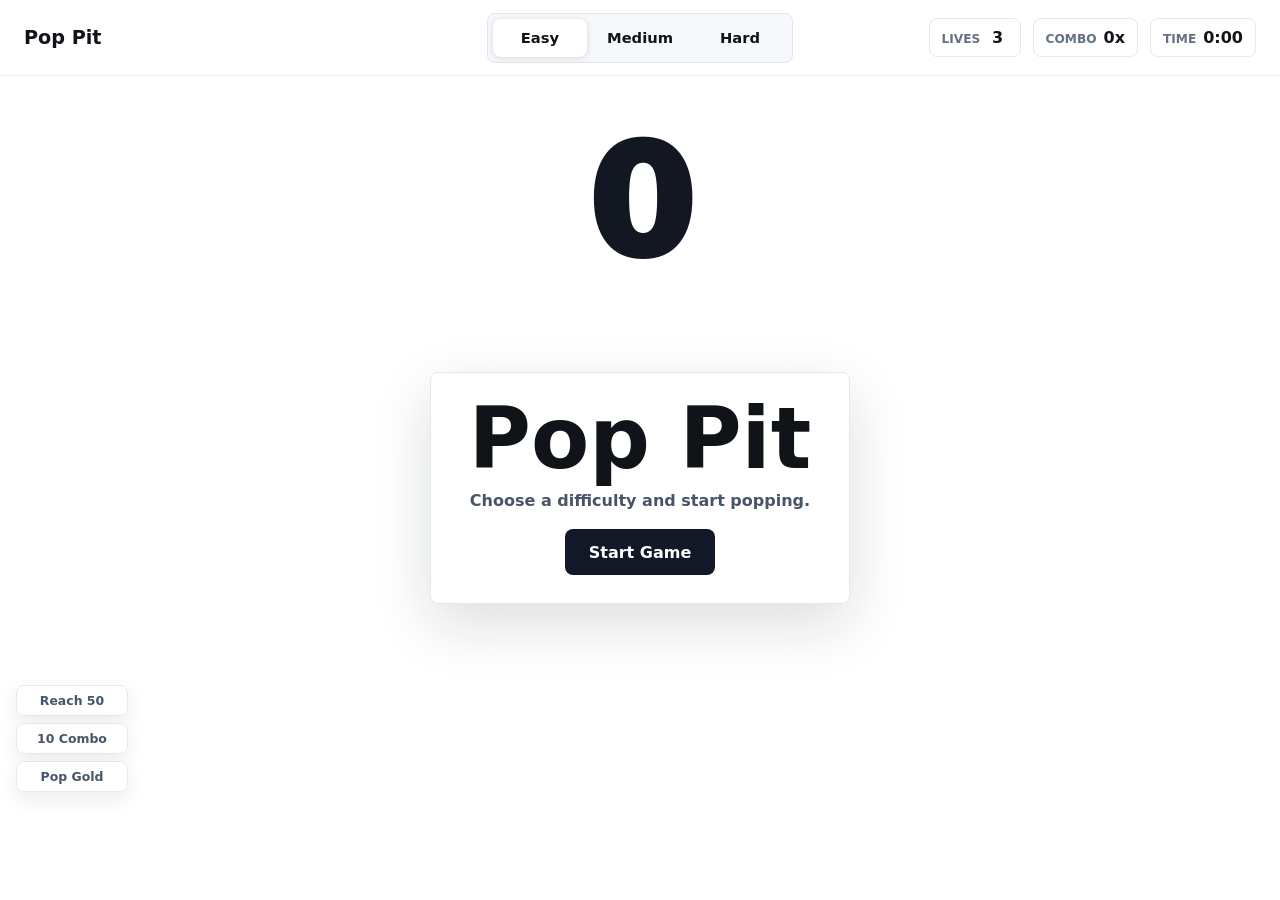
<file: index.html>
<!doctype html>
<html lang="en">
  <head>
    <meta charset="UTF-8" />
    <meta name="viewport" content="width=device-width, initial-scale=1.0" />
    <title>Pop Pit</title>
    <link rel="stylesheet" href="styles.css" />
  </head>
  <body>
    <main class="game-shell">
      <header class="hud" aria-label="Game status">
        <div class="brand">Pop Pit</div>
        <div class="center-hud">
          <div class="difficulty" aria-label="Difficulty">
            <button class="difficulty-button is-selected" type="button" data-difficulty="easy">Easy</button>
            <button class="difficulty-button" type="button" data-difficulty="medium">Medium</button>
            <button class="difficulty-button" type="button" data-difficulty="hard">Hard</button>
          </div>
        </div>
        <div class="stats">
          <span class="stat"><span class="stat-label">Lives</span><span id="livesValue">3</span></span>
          <span class="stat"><span class="stat-label">Combo</span><span id="comboValue">0x</span></span>
          <span class="stat"><span class="stat-label">Time</span><span id="timeValue">0:00</span></span>
        </div>
      </header>

      <section class="play-wrap" aria-label="Pop Pit play area">
        <canvas id="gameCanvas" aria-label="Shrinking circle game"></canvas>
        <div class="score-display" aria-label="Popped score">
          <span id="scoreValue">0</span>
        </div>
        <div class="goals" aria-label="Run goals">
          <div class="goal" id="goalScore">Reach 50</div>
          <div class="goal" id="goalCombo">10 Combo</div>
          <div class="goal" id="goalGold">Pop Gold</div>
        </div>
        <div class="freeze-timer" id="freezeTimer" aria-live="polite" aria-hidden="true">
          Freeze <span id="freezeTimeValue">5.0</span>s
        </div>
        <div class="overlay is-visible" id="startOverlay">
          <div class="overlay-panel">
            <h1>Pop Pit</h1>
            <p class="result-line" id="resultLine">Choose a difficulty and start popping.</p>
            <button class="primary-button" id="startButton" type="button">Start Game</button>
          </div>
        </div>
        <div class="countdown" id="countdown" aria-live="polite" aria-hidden="true">
          <span id="countdownValue">3</span>
        </div>
        <div class="streak-toast" id="streakToast" aria-live="polite" aria-hidden="true">
          <span id="streakValue">25 STREAK</span>
        </div>
      </section>
    </main>

    <script src="game.js"></script>
  </body>
</html>
</file>
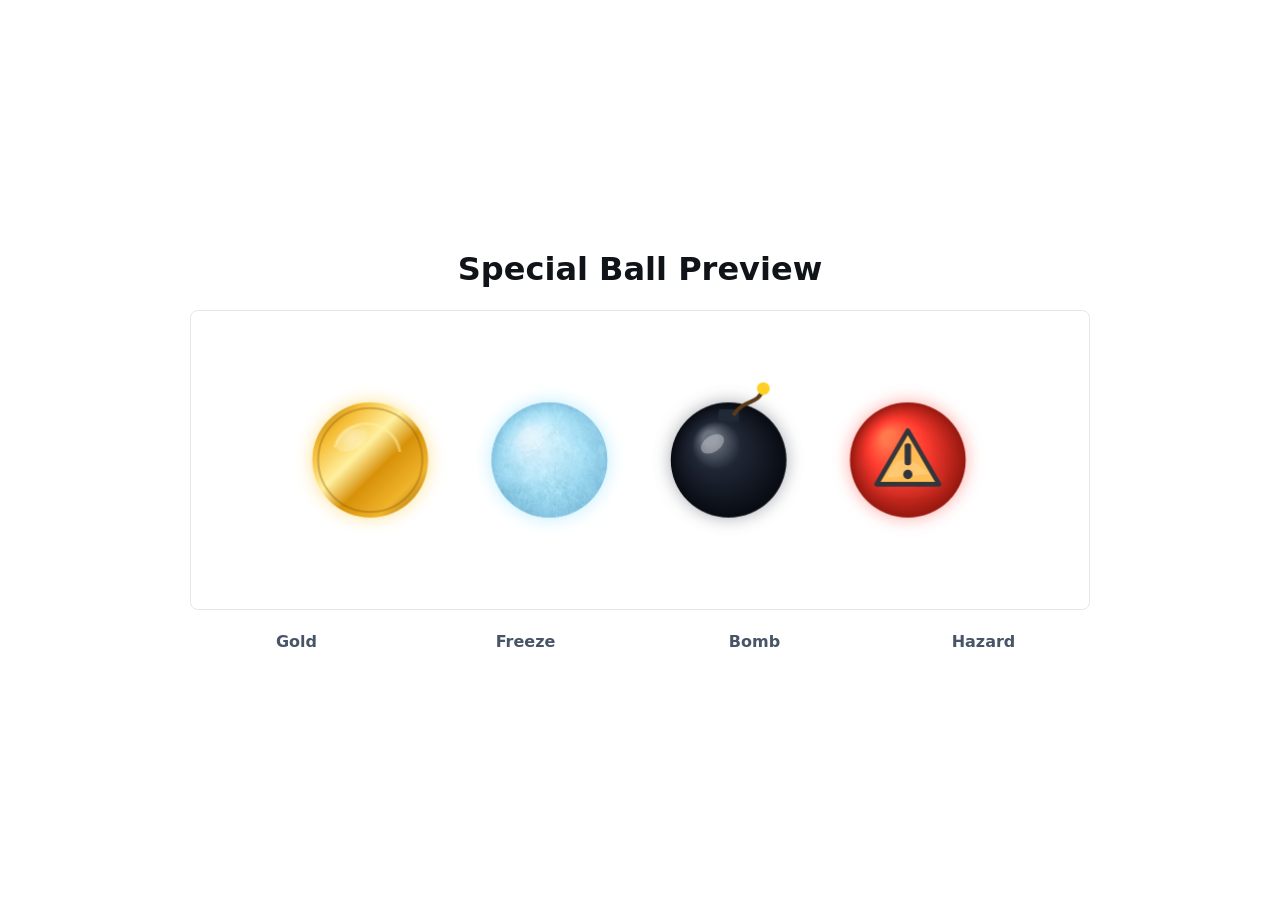
<file: special-balls-preview.html>
<!doctype html>
<html lang="en">
  <head>
    <meta charset="UTF-8" />
    <meta name="viewport" content="width=device-width, initial-scale=1.0" />
    <title>Special Ball Preview</title>
    <link rel="stylesheet" href="styles.css" />
    <style>
      body {
        display: grid;
        place-items: center;
        min-height: 100vh;
      }

      .preview-page {
        display: grid;
        gap: 22px;
        width: min(900px, calc(100vw - 40px));
      }

      .preview-title {
        margin: 0;
        font-size: 2rem;
        text-align: center;
      }

      #gameCanvas {
        width: 100%;
        height: 300px;
        border: 1px solid #e4e8ee;
        border-radius: 8px;
      }

      .preview-labels {
        display: grid;
        grid-template-columns: repeat(4, 1fr);
        gap: 16px;
        color: #485467;
        font-weight: 850;
        text-align: center;
      }

      .hidden-game-ui {
        display: none;
      }
    </style>
  </head>
  <body>
    <main class="preview-page">
      <h1 class="preview-title">Special Ball Preview</h1>
      <canvas id="gameCanvas" aria-label="Special ball preview"></canvas>
      <div class="preview-labels">
        <span>Gold</span>
        <span>Freeze</span>
        <span>Bomb</span>
        <span>Hazard</span>
      </div>
    </main>

    <div class="hidden-game-ui">
      <span id="timeValue">0:00</span>
      <span id="scoreValue">0</span>
      <span id="livesValue">3</span>
      <span id="comboValue">0x</span>
      <div id="startOverlay"></div>
      <div id="countdown"></div>
      <div id="countdownValue">3</div>
      <div class="score-display"></div>
      <div class="play-wrap"></div>
      <div id="streakToast"></div>
      <div id="streakValue"></div>
      <div id="goalScore"></div>
      <div id="goalCombo"></div>
      <div id="goalGold"></div>
      <div id="resultLine"></div>
      <button id="startButton" type="button"></button>
      <button class="difficulty-button" data-difficulty="easy" type="button"></button>
    </div>

    <script src="game.js"></script>
    <script>
      function renderPreview() {
        resizeCanvas();
        drawBackground();

        const previewTypes = ["gold", "freeze", "bomb", "danger"];
        const previewBalls = previewTypes.map((type, index) => ({
          type,
          color: specialColor(type),
          x: (canvas.clientWidth / 5) * (index + 1),
        }));

        previewBalls.forEach((ball, index) => {
          drawCircle({
            ...ball,
            y: 150,
            radius: 58,
            baseRadius: 58,
            minRadius: 12,
            shrinkPerSecond: 0,
            createdAt: 0,
            seed: 50 + index * 19,
          });
        });
      }

      renderPreview();
      iceTexture.addEventListener("load", renderPreview);
      window.addEventListener("resize", renderPreview);
      window.setTimeout(renderPreview, 400);
    </script>
  </body>
</html>
</file>
<file: styles.css>
:root {
  color: #101318;
  font-family:
    Inter, ui-sans-serif, system-ui, -apple-system, BlinkMacSystemFont, "Segoe UI",
    sans-serif;
  background: #ffffff;
}

* {
  box-sizing: border-box;
}

html,
body {
  width: 100%;
  height: 100%;
  margin: 0;
}

body {
  overflow: hidden;
  background: #ffffff;
}

button {
  border: 0;
  border-radius: 8px;
  color: inherit;
  cursor: pointer;
  font: inherit;
}

.game-shell {
  display: grid;
  grid-template-rows: 76px 1fr;
  width: 100vw;
  height: 100vh;
  background: #ffffff;
}

.hud {
  display: grid;
  grid-template-columns: minmax(96px, 1fr) auto minmax(180px, 1fr);
  align-items: center;
  gap: 18px;
  height: 76px;
  padding: 12px 24px;
  border-bottom: 1px solid #eceff3;
  background: #ffffff;
}

.brand {
  font-size: 1.2rem;
  font-weight: 800;
  letter-spacing: 0;
}

.center-hud {
  display: grid;
  justify-items: center;
  gap: 7px;
}

.difficulty {
  display: grid;
  grid-template-columns: repeat(3, minmax(78px, 1fr));
  gap: 6px;
  padding: 5px;
  border: 1px solid #dfe5ec;
  border-radius: 8px;
  background: #f6f8fb;
}

.difficulty-button {
  min-height: 38px;
  padding: 0 14px;
  background: transparent;
  font-size: 0.92rem;
  font-weight: 750;
  transition:
    background 140ms ease,
    box-shadow 140ms ease,
    transform 140ms ease;
}

.difficulty-button:hover {
  background: #ffffff;
}

.difficulty-button.is-selected {
  background: #ffffff;
  box-shadow: 0 1px 6px rgba(18, 24, 32, 0.14);
}

.score-display {
  position: absolute;
  top: clamp(34px, 7.5vh, 72px);
  left: 50%;
  z-index: 1;
  min-width: 170px;
  color: #121722;
  font-size: clamp(4.8rem, 12vw, 9.75rem);
  font-weight: 950;
  line-height: 0.78;
  text-align: center;
  transform: translateX(-50%);
  transform-origin: center;
  pointer-events: none;
}

.score-display.is-popping {
  animation: score-pop 240ms cubic-bezier(0.17, 1.4, 0.42, 1) both;
}

.stats {
  display: flex;
  justify-content: flex-end;
  gap: 12px;
  min-width: 0;
  align-self: center;
}

.stat {
  display: inline-grid;
  grid-template-columns: auto auto;
  align-items: baseline;
  gap: 7px;
  min-width: 92px;
  padding: 9px 12px;
  border: 1px solid #e4e8ee;
  border-radius: 8px;
  background: #ffffff;
  font-weight: 850;
}

.stat-label {
  color: #647182;
  font-size: 0.76rem;
  font-weight: 750;
  text-transform: uppercase;
}

.goals {
  position: absolute;
  left: 16px;
  bottom: 108px;
  z-index: 1;
  display: grid;
  gap: 7px;
  pointer-events: none;
}

.goal {
  width: 112px;
  padding: 7px 9px;
  border: 1px solid #e4e8ee;
  border-radius: 8px;
  background: rgba(255, 255, 255, 0.86);
  color: #485467;
  font-size: 0.78rem;
  font-weight: 850;
  text-align: center;
  box-shadow: 0 8px 20px rgba(15, 22, 33, 0.08);
  transition:
    background 180ms ease,
    color 180ms ease,
    transform 180ms ease;
}

.goal.is-complete {
  border-color: #bfe6ce;
  background: #eafaf0;
  color: #16783c;
  transform: scale(1.04);
}

.freeze-timer {
  position: absolute;
  top: clamp(130px, 22vh, 210px);
  right: 18px;
  z-index: 2;
  display: none;
  min-width: 110px;
  padding: 8px 11px;
  border: 1px solid rgba(72, 190, 235, 0.5);
  border-radius: 8px;
  background: rgba(232, 250, 255, 0.92);
  box-shadow: 0 10px 28px rgba(68, 190, 235, 0.2);
  color: #167aa3;
  font-size: 0.84rem;
  font-weight: 900;
  text-align: center;
  pointer-events: none;
}

.freeze-timer.is-visible {
  display: block;
  animation: freeze-pulse 900ms ease-in-out infinite alternate;
}

.streak-toast {
  position: absolute;
  top: clamp(142px, 22vh, 230px);
  left: 50%;
  z-index: 2;
  display: none;
  pointer-events: none;
  transform: translateX(-50%);
}

.streak-toast.is-visible {
  display: block;
}

.streak-toast span {
  display: block;
  padding: 10px 18px;
  border: 1px solid rgba(17, 24, 39, 0.18);
  border-radius: 8px;
  background: #111827;
  box-shadow: 0 14px 34px rgba(15, 22, 33, 0.2);
  color: #ffffff;
  font-size: clamp(1.55rem, 5vw, 3.4rem);
  font-weight: 950;
  line-height: 1;
  text-align: center;
  white-space: nowrap;
  animation: streak-slam 1050ms cubic-bezier(0.16, 1, 0.3, 1) both;
}

.play-wrap.is-shaking {
  animation: screen-bump 220ms ease-out both;
}

.play-wrap {
  position: relative;
  min-height: 0;
  background: #ffffff;
}

#gameCanvas {
  display: block;
  width: 100%;
  height: 100%;
  background: #ffffff;
  cursor: crosshair;
}

.overlay {
  position: absolute;
  inset: 0;
  display: none;
  place-items: center;
  padding: 24px;
  background: rgba(255, 255, 255, 0.72);
  backdrop-filter: blur(3px);
}

.overlay.is-visible {
  display: grid;
}

.countdown {
  position: absolute;
  inset: 0;
  display: none;
  place-items: center;
  pointer-events: none;
}

.countdown.is-visible {
  display: grid;
}

.countdown span {
  display: grid;
  place-items: center;
  width: clamp(116px, 20vw, 190px);
  aspect-ratio: 1;
  border: 1px solid #e4e8ee;
  border-radius: 50%;
  background: #ffffff;
  box-shadow: 0 18px 52px rgba(15, 22, 33, 0.16);
  color: #111827;
  font-size: clamp(4rem, 13vw, 9rem);
  font-weight: 900;
  line-height: 1;
  animation: countdown-pop 780ms cubic-bezier(0.16, 1, 0.3, 1) both;
}

.countdown span.is-changing {
  animation: none;
}

@keyframes countdown-pop {
  0% {
    opacity: 0;
    transform: scale(0.55);
  }

  18% {
    opacity: 1;
    transform: scale(1.08);
  }

  62% {
    opacity: 1;
    transform: scale(1);
  }

  100% {
    opacity: 0;
    transform: scale(0.72);
  }
}

@keyframes score-pop {
  0% {
    transform: translateX(-50%) scale(1);
    filter: brightness(1);
  }

  45% {
    transform: translateX(-50%) scale(1.16);
    filter: brightness(1.38);
  }

  100% {
    transform: translateX(-50%) scale(1);
    filter: brightness(1);
  }
}

@keyframes streak-slam {
  0% {
    opacity: 0;
    transform: translateY(24px) scale(0.55) rotate(-7deg);
  }

  14% {
    opacity: 1;
    transform: translateY(0) scale(1.18) rotate(3deg);
  }

  28% {
    transform: translateY(0) scale(1) rotate(-1deg);
  }

  72% {
    opacity: 1;
    transform: translateY(-3px) scale(1.03) rotate(1deg);
  }

  100% {
    opacity: 0;
    transform: translateY(-38px) scale(0.82) rotate(0deg);
  }
}

@keyframes screen-bump {
  0%,
  100% {
    transform: translate(0, 0);
  }

  20% {
    transform: translate(-3px, 2px);
  }

  44% {
    transform: translate(3px, -2px);
  }

  68% {
    transform: translate(-2px, -1px);
  }
}

@keyframes freeze-pulse {
  from {
    transform: scale(1);
    filter: brightness(1);
  }

  to {
    transform: scale(1.04);
    filter: brightness(1.08);
  }
}

.overlay-panel {
  display: grid;
  justify-items: center;
  gap: 14px;
  width: min(420px, 100%);
  padding: 28px;
  border: 1px solid #e4e8ee;
  border-radius: 8px;
  background: #ffffff;
  box-shadow: 0 20px 60px rgba(15, 22, 33, 0.14);
  text-align: center;
}

.overlay-panel h1 {
  margin: 0;
  font-size: clamp(2.4rem, 8vw, 5.3rem);
  line-height: 0.9;
}

.result-line {
  min-height: 24px;
  margin: 0;
  color: #485467;
  font-size: 1rem;
  font-weight: 650;
}

.primary-button {
  min-width: 150px;
  min-height: 46px;
  padding: 0 20px;
  background: #111827;
  color: #ffffff;
  font-weight: 850;
  transition:
    background 140ms ease,
    transform 140ms ease;
}

.primary-button:hover {
  background: #243044;
}

.primary-button:active,
.difficulty-button:active {
  transform: translateY(1px);
}

@media (max-width: 760px) {
  .game-shell {
    grid-template-rows: 132px 1fr;
  }

  .hud {
    grid-template-columns: 1fr;
    gap: 8px;
    height: 132px;
    padding: 10px 12px;
  }

  .brand {
    text-align: center;
  }

  .difficulty {
    width: 100%;
  }

  .difficulty-button {
    min-width: 0;
    padding: 0 8px;
  }

  .stats {
    justify-content: center;
    width: 100%;
    gap: 7px;
  }

  .stat {
    padding: 8px 9px;
    min-width: 0;
    max-width: 170px;
    font-size: 0.92rem;
  }

  .score-display {
    top: 28px;
    font-size: clamp(4.8rem, 18vw, 6.45rem);
  }

  .streak-toast {
    top: clamp(118px, 18vh, 170px);
  }

  .goals {
    left: 10px;
    bottom: 102px;
    gap: 5px;
  }

  .goal {
    width: 94px;
    padding: 6px 7px;
    font-size: 0.7rem;
  }

  .freeze-timer {
    top: 142px;
    right: 10px;
    min-width: 96px;
    padding: 7px 9px;
    font-size: 0.76rem;
  }
}
</file>
